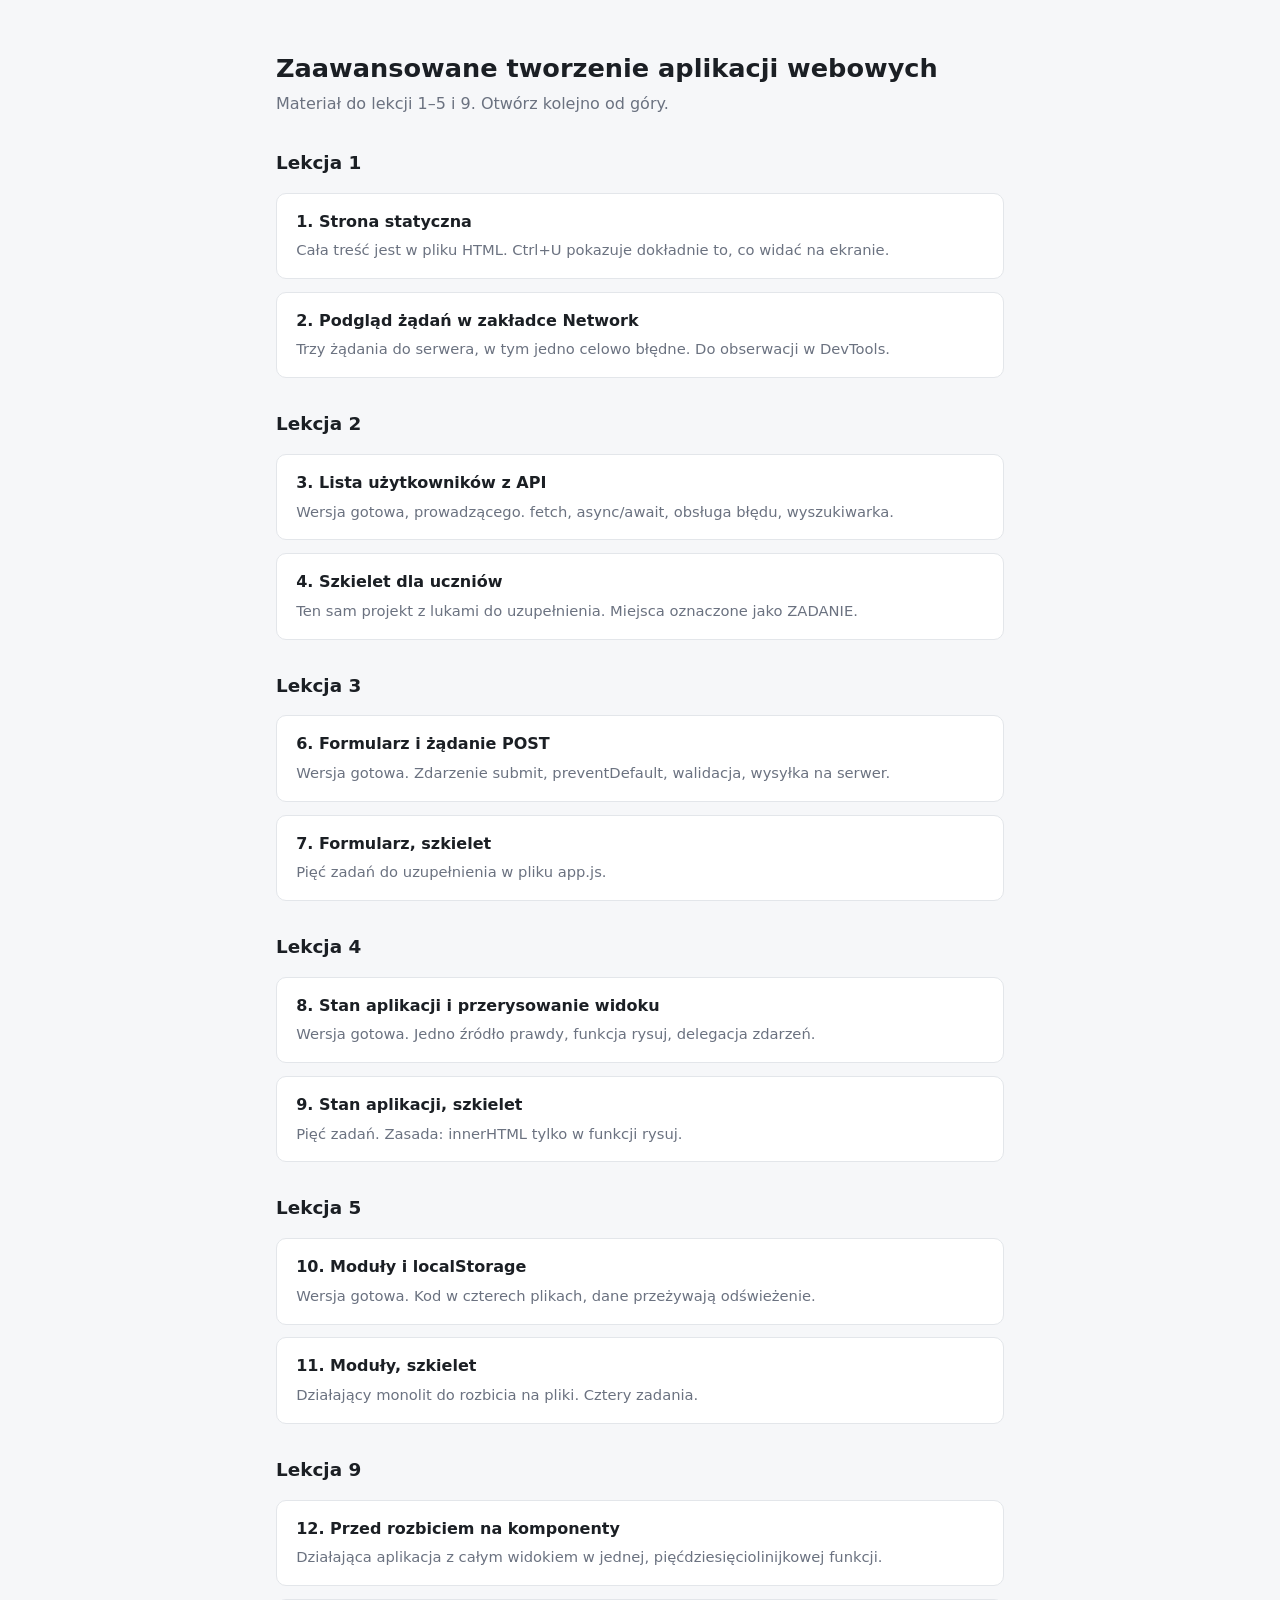
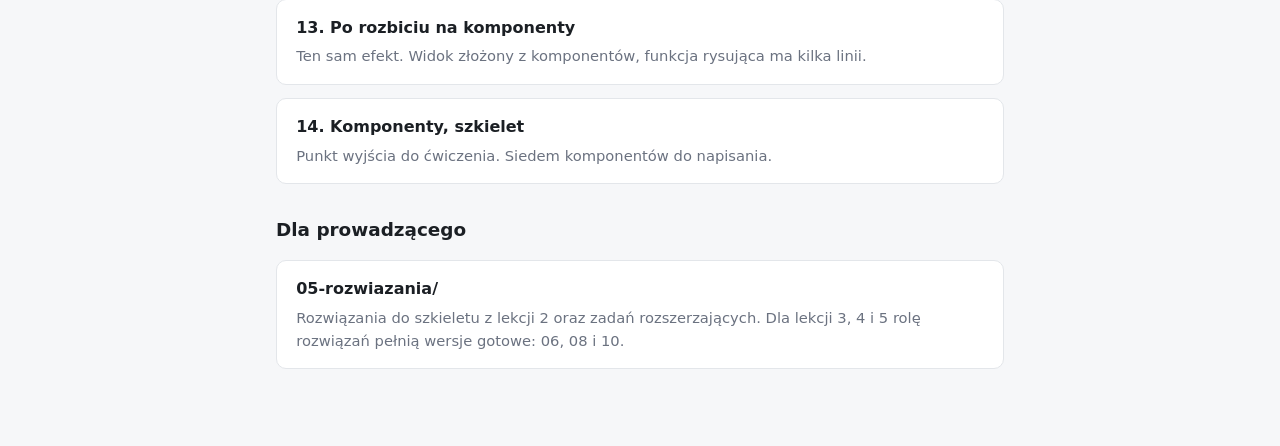
<file: index.html>
<!DOCTYPE html>
<html lang="pl">
<head>
  <meta charset="UTF-8">
  <meta name="viewport" content="width=device-width, initial-scale=1">
  <title>Zaawansowane tworzenie aplikacji webowych - lekcje 1–5 i 9</title>
  <link rel="stylesheet" href="styl.css">
</head>
<body>
  <h1>Zaawansowane tworzenie aplikacji webowych</h1>
  <p class="podtytul">Materiał do lekcji 1–5 i 9. Otwórz kolejno od góry.</p>

  <h2>Lekcja 1</h2>

  <a class="karta" style="display:block; text-decoration:none; color:inherit" href="01-statyczna/index.html">
    <h3>1. Strona statyczna</h3>
    <p>Cała treść jest w pliku HTML. Ctrl+U pokazuje dokładnie to, co widać na ekranie.</p>
  </a>

  <a class="karta" style="display:block; text-decoration:none; color:inherit" href="02-devtools/index.html">
    <h3>2. Podgląd żądań w zakładce Network</h3>
    <p>Trzy żądania do serwera, w tym jedno celowo błędne. Do obserwacji w DevTools.</p>
  </a>

  <h2>Lekcja 2</h2>

  <a class="karta" style="display:block; text-decoration:none; color:inherit" href="03-uzytkownicy/index.html">
    <h3>3. Lista użytkowników z API</h3>
    <p>Wersja gotowa, prowadzącego. fetch, async/await, obsługa błędu, wyszukiwarka.</p>
  </a>

  <a class="karta" style="display:block; text-decoration:none; color:inherit" href="04-szkielet/index.html">
    <h3>4. Szkielet dla uczniów</h3>
    <p>Ten sam projekt z lukami do uzupełnienia. Miejsca oznaczone jako ZADANIE.</p>
  </a>

  <h2>Lekcja 3</h2>

  <a class="karta" style="display:block; text-decoration:none; color:inherit" href="06-formularz/index.html">
    <h3>6. Formularz i żądanie POST</h3>
    <p>Wersja gotowa. Zdarzenie submit, preventDefault, walidacja, wysyłka na serwer.</p>
  </a>

  <a class="karta" style="display:block; text-decoration:none; color:inherit" href="07-formularz-szkielet/index.html">
    <h3>7. Formularz, szkielet</h3>
    <p>Pięć zadań do uzupełnienia w pliku app.js.</p>
  </a>

  <h2>Lekcja 4</h2>

  <a class="karta" style="display:block; text-decoration:none; color:inherit" href="08-stan/index.html">
    <h3>8. Stan aplikacji i przerysowanie widoku</h3>
    <p>Wersja gotowa. Jedno źródło prawdy, funkcja rysuj, delegacja zdarzeń.</p>
  </a>

  <a class="karta" style="display:block; text-decoration:none; color:inherit" href="09-stan-szkielet/index.html">
    <h3>9. Stan aplikacji, szkielet</h3>
    <p>Pięć zadań. Zasada: innerHTML tylko w funkcji rysuj.</p>
  </a>

  <h2>Lekcja 5</h2>

  <a class="karta" style="display:block; text-decoration:none; color:inherit" href="10-moduly/index.html">
    <h3>10. Moduły i localStorage</h3>
    <p>Wersja gotowa. Kod w czterech plikach, dane przeżywają odświeżenie.</p>
  </a>

  <a class="karta" style="display:block; text-decoration:none; color:inherit" href="11-moduly-szkielet/index.html">
    <h3>11. Moduły, szkielet</h3>
    <p>Działający monolit do rozbicia na pliki. Cztery zadania.</p>
  </a>

  <h2>Lekcja 9</h2>

  <a class="karta" style="display:block; text-decoration:none; color:inherit" href="12-przed/index.html">
    <h3>12. Przed rozbiciem na komponenty</h3>
    <p>Działająca aplikacja z całym widokiem w jednej, pięćdziesięciolinijkowej funkcji.</p>
  </a>

  <a class="karta" style="display:block; text-decoration:none; color:inherit" href="13-komponenty/index.html">
    <h3>13. Po rozbiciu na komponenty</h3>
    <p>Ten sam efekt. Widok złożony z komponentów, funkcja rysująca ma kilka linii.</p>
  </a>

  <a class="karta" style="display:block; text-decoration:none; color:inherit" href="14-komponenty-szkielet/index.html">
    <h3>14. Komponenty, szkielet</h3>
    <p>Punkt wyjścia do ćwiczenia. Siedem komponentów do napisania.</p>
  </a>

  <h2>Dla prowadzącego</h2>
  <div class="karta">
    <h3>05-rozwiazania/</h3>
    <p>Rozwiązania do szkieletu z lekcji 2 oraz zadań rozszerzających.
       Dla lekcji 3, 4 i 5 rolę rozwiązań pełnią wersje gotowe: 06, 08 i 10.</p>
  </div>
</body>
</html>
</file>
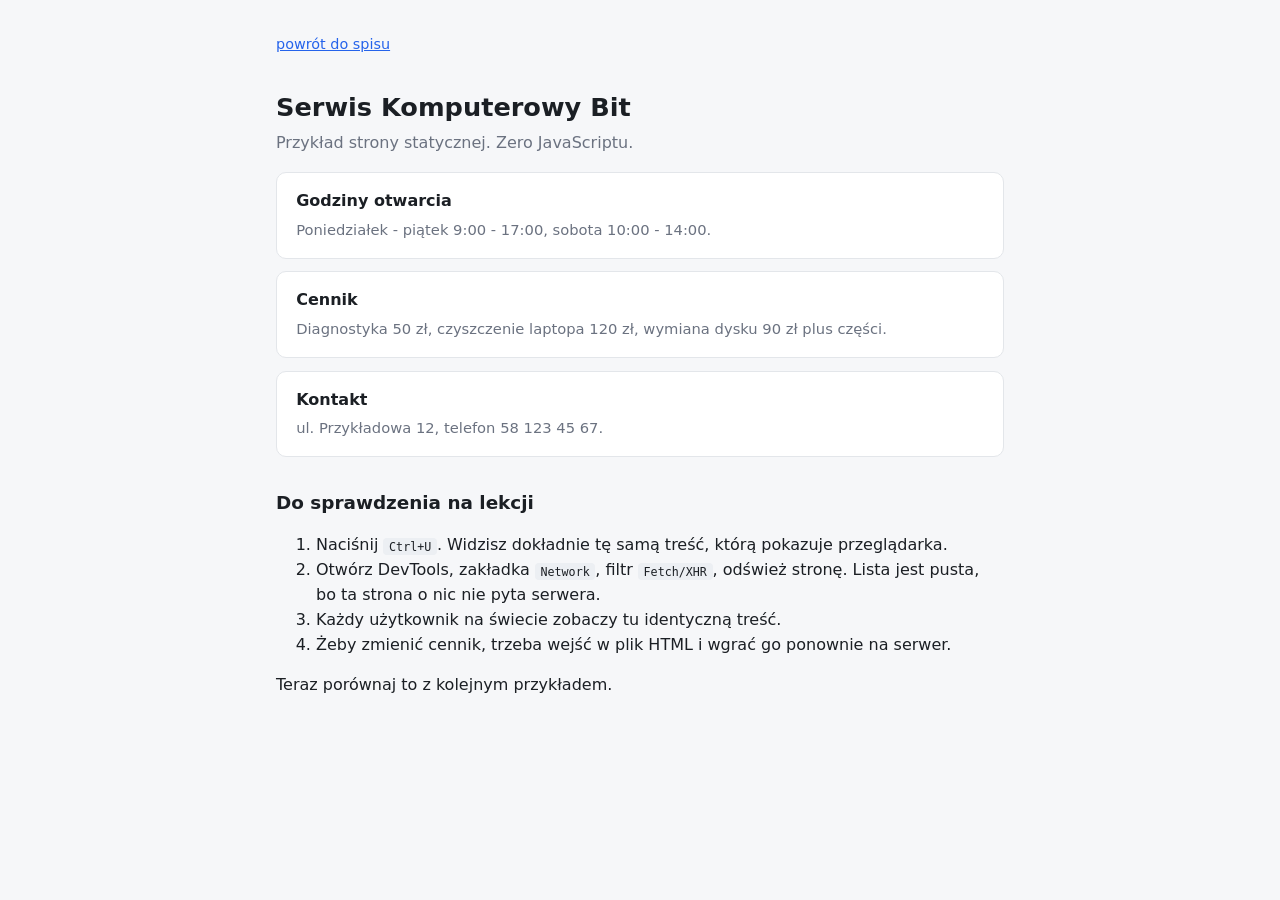
<file: 01-statyczna/index.html>
<!DOCTYPE html>
<html lang="pl">
<head>
  <meta charset="UTF-8">
  <meta name="viewport" content="width=device-width, initial-scale=1">
  <title>Serwis Komputerowy Bit - strona statyczna</title>
  <link rel="stylesheet" href="../styl.css">
</head>
<body>
  <a class="powrot" href="../index.html">powrót do spisu</a>

  <h1>Serwis Komputerowy Bit</h1>
  <p class="podtytul">Przykład strony statycznej. Zero JavaScriptu.</p>

  <div class="karta">
    <h3>Godziny otwarcia</h3>
    <p>Poniedziałek - piątek 9:00 - 17:00, sobota 10:00 - 14:00.</p>
  </div>

  <div class="karta">
    <h3>Cennik</h3>
    <p>Diagnostyka 50 zł, czyszczenie laptopa 120 zł, wymiana dysku 90 zł plus części.</p>
  </div>

  <div class="karta">
    <h3>Kontakt</h3>
    <p>ul. Przykładowa 12, telefon 58 123 45 67.</p>
  </div>

  <h2>Do sprawdzenia na lekcji</h2>
  <ol>
    <li>Naciśnij <code>Ctrl+U</code>. Widzisz dokładnie tę samą treść, którą pokazuje przeglądarka.</li>
    <li>Otwórz DevTools, zakładka <code>Network</code>, filtr <code>Fetch/XHR</code>, odśwież stronę.
        Lista jest pusta, bo ta strona o nic nie pyta serwera.</li>
    <li>Każdy użytkownik na świecie zobaczy tu identyczną treść.</li>
    <li>Żeby zmienić cennik, trzeba wejść w plik HTML i wgrać go ponownie na serwer.</li>
  </ol>

  <p>Teraz porównaj to z kolejnym przykładem.</p>
</body>
</html>
</file>
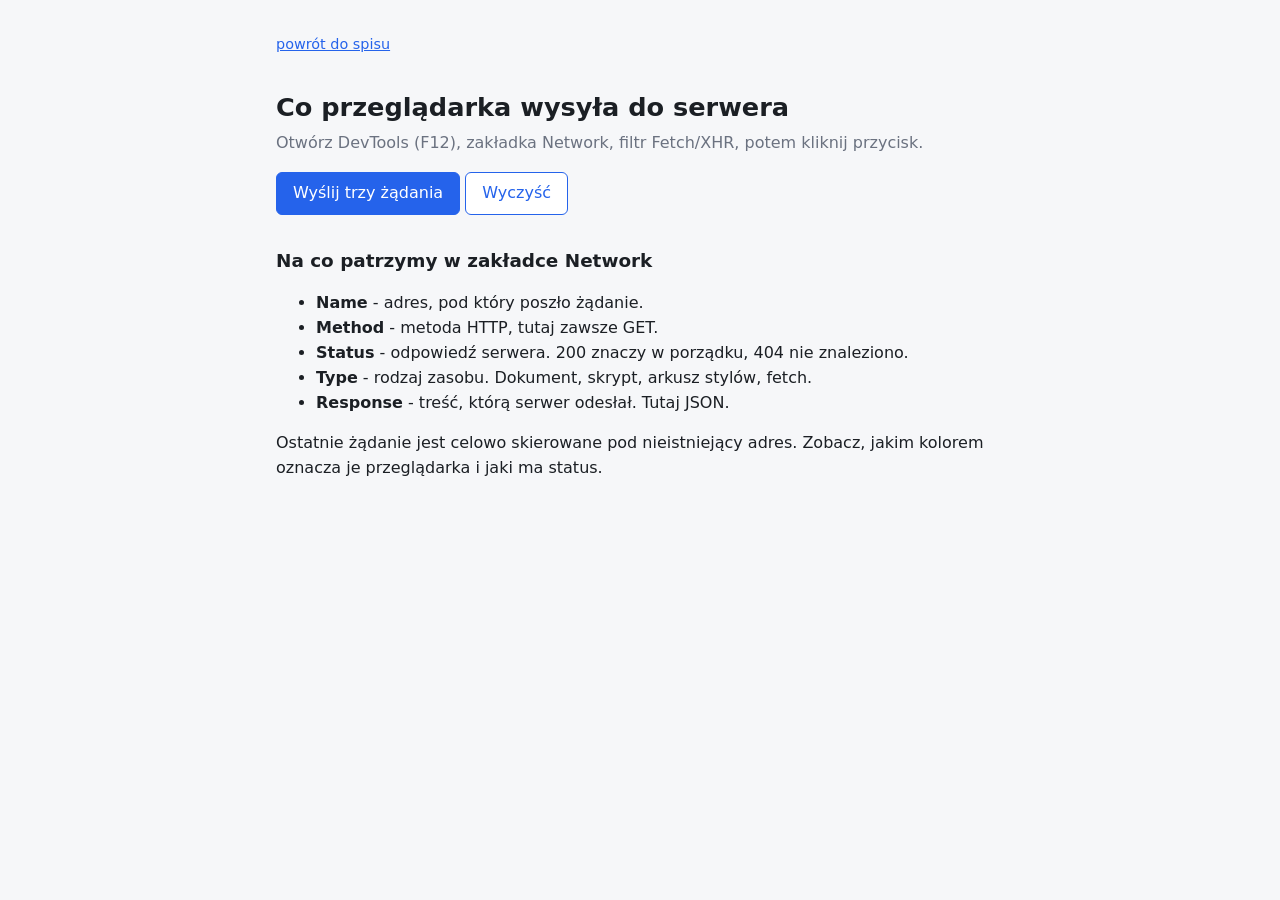
<file: 02-devtools/index.html>
<!DOCTYPE html>
<html lang="pl">
<head>
  <meta charset="UTF-8">
  <meta name="viewport" content="width=device-width, initial-scale=1">
  <title>Co przeglądarka wysyła do serwera</title>
  <link rel="stylesheet" href="../styl.css">
</head>
<body>
  <a class="powrot" href="../index.html">powrót do spisu</a>

  <h1>Co przeglądarka wysyła do serwera</h1>
  <p class="podtytul">Otwórz DevTools (F12), zakładka Network, filtr Fetch/XHR, potem kliknij przycisk.</p>

  <p>
    <button id="przycisk">Wyślij trzy żądania</button>
    <button id="czysc" class="pusty">Wyczyść</button>
  </p>

  <div id="wyniki"></div>

  <h2>Na co patrzymy w zakładce Network</h2>
  <ul>
    <li><strong>Name</strong> - adres, pod który poszło żądanie.</li>
    <li><strong>Method</strong> - metoda HTTP, tutaj zawsze GET.</li>
    <li><strong>Status</strong> - odpowiedź serwera. 200 znaczy w porządku, 404 nie znaleziono.</li>
    <li><strong>Type</strong> - rodzaj zasobu. Dokument, skrypt, arkusz stylów, fetch.</li>
    <li><strong>Response</strong> - treść, którą serwer odesłał. Tutaj JSON.</li>
  </ul>

  <p>Ostatnie żądanie jest celowo skierowane pod nieistniejący adres. Zobacz, jakim kolorem
     oznacza je przeglądarka i jaki ma status.</p>

  <script src="app.js" defer></script>
</body>
</html>
</file>
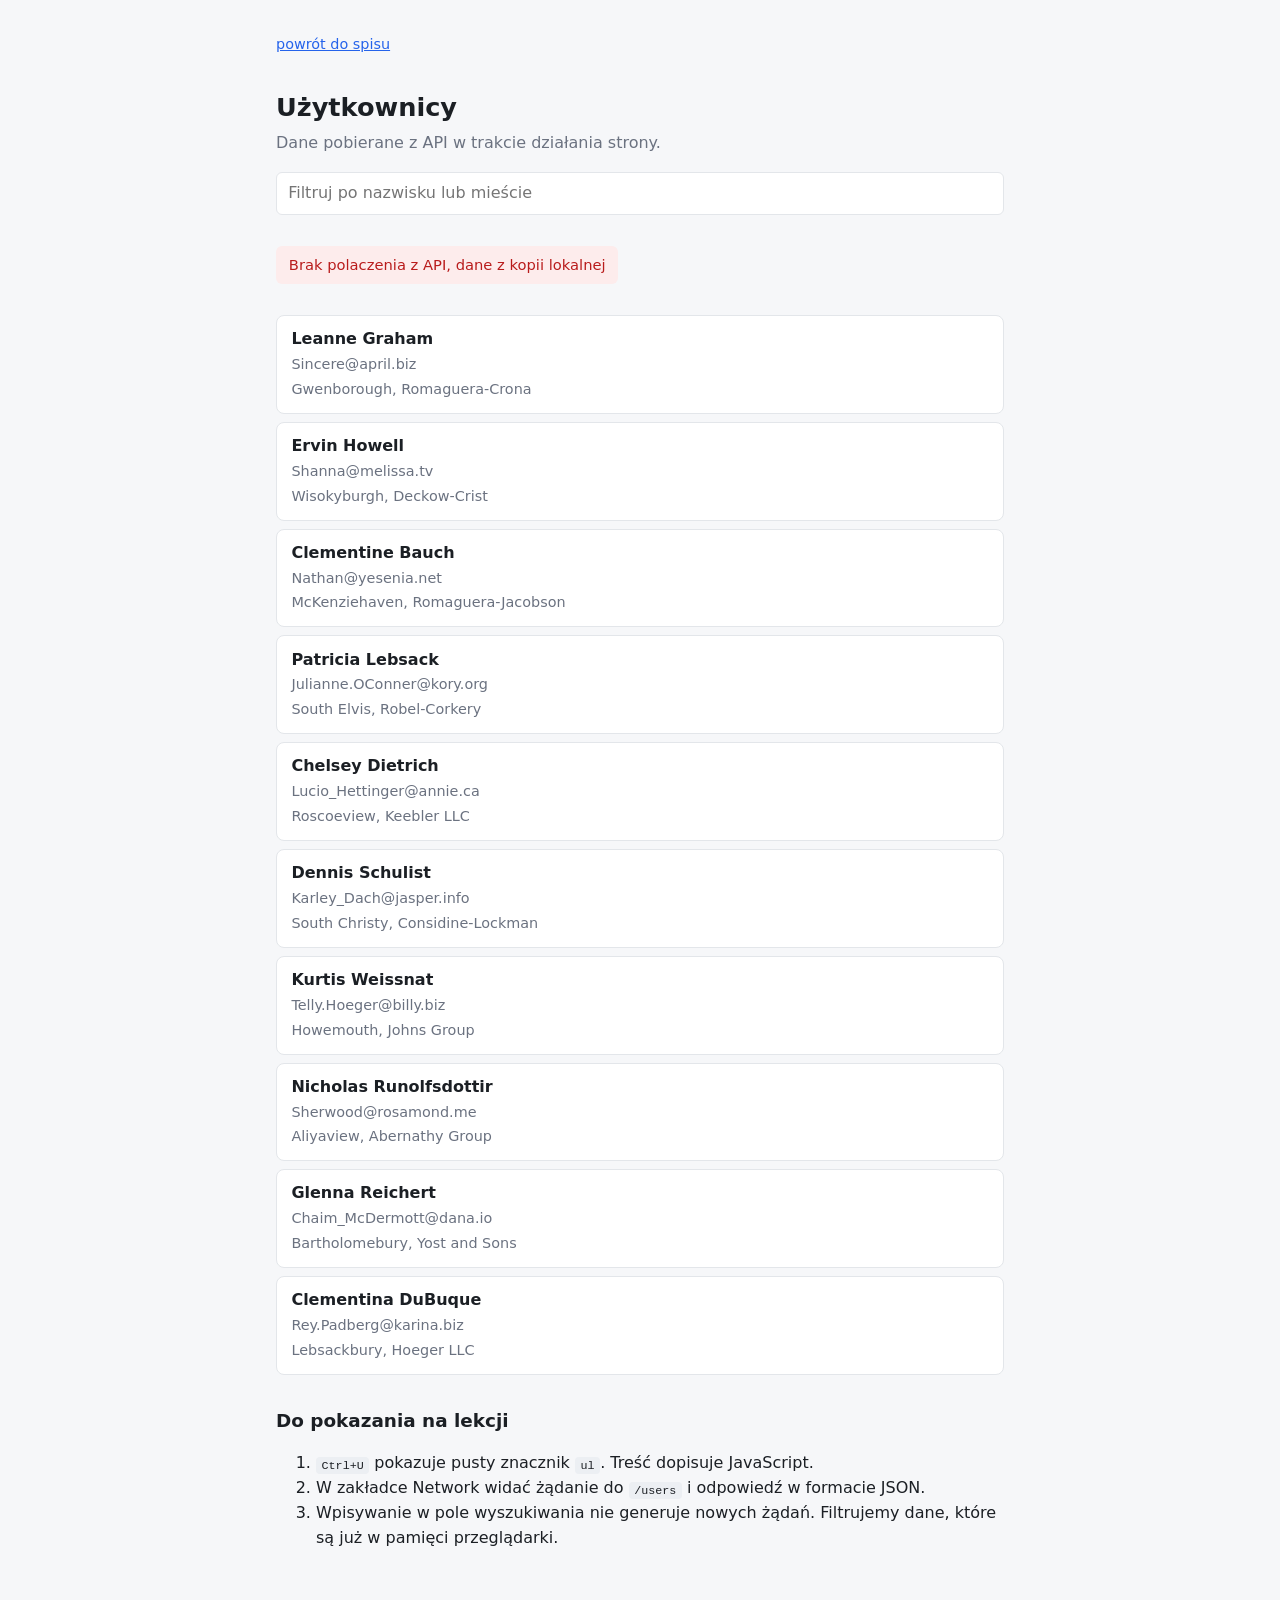
<file: 03-uzytkownicy/index.html>
<!DOCTYPE html>
<html lang="pl">
<head>
  <meta charset="UTF-8">
  <meta name="viewport" content="width=device-width, initial-scale=1">
  <title>Lista użytkowników - wersja gotowa</title>
  <link rel="stylesheet" href="../styl.css">
</head>
<body>
  <a class="powrot" href="../index.html">powrót do spisu</a>

  <h1>Użytkownicy</h1>
  <p class="podtytul">Dane pobierane z API w trakcie działania strony.</p>

  <p><input type="search" id="szukaj" placeholder="Filtruj po nazwisku lub mieście"></p>

  <p id="status" class="status">Ładowanie...</p>

  <ul class="lista" id="lista"></ul>

  <h2>Do pokazania na lekcji</h2>
  <ol>
    <li><code>Ctrl+U</code> pokazuje pusty znacznik <code>ul</code>. Treść dopisuje JavaScript.</li>
    <li>W zakładce Network widać żądanie do <code>/users</code> i odpowiedź w formacie JSON.</li>
    <li>Wpisywanie w pole wyszukiwania nie generuje nowych żądań. Filtrujemy dane,
        które są już w pamięci przeglądarki.</li>
  </ol>

  <script src="app.js" defer></script>
</body>
</html>
</file>
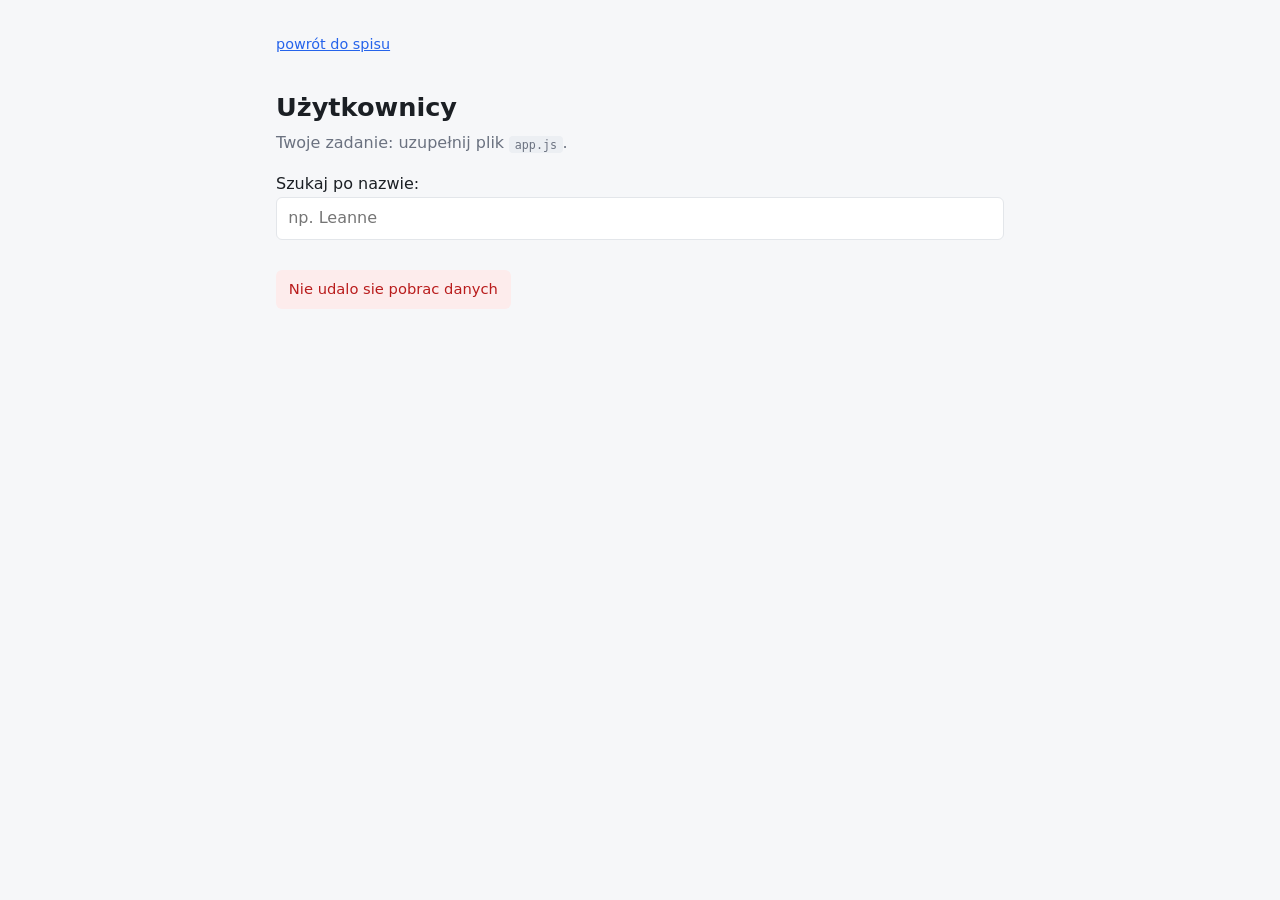
<file: 04-szkielet/index.html>
<!DOCTYPE html>
<html lang="pl">
<head>
  <meta charset="UTF-8">
  <meta name="viewport" content="width=device-width, initial-scale=1">
  <title>Lista użytkowników - szkielet</title>
  <link rel="stylesheet" href="../styl.css">
</head>
<body>
  <a class="powrot" href="../index.html">powrót do spisu</a>

  <h1>Użytkownicy</h1>
  <p class="podtytul">Twoje zadanie: uzupełnij plik <code>app.js</code>.</p>

  <p>
    <label for="szukaj">Szukaj po nazwie:</label>
    <input type="search" id="szukaj" placeholder="np. Leanne">
  </p>

  <p id="status" class="status">Ładowanie...</p>

  <ul class="lista" id="lista"></ul>

  <script src="app.js" defer></script>
</body>
</html>
</file>
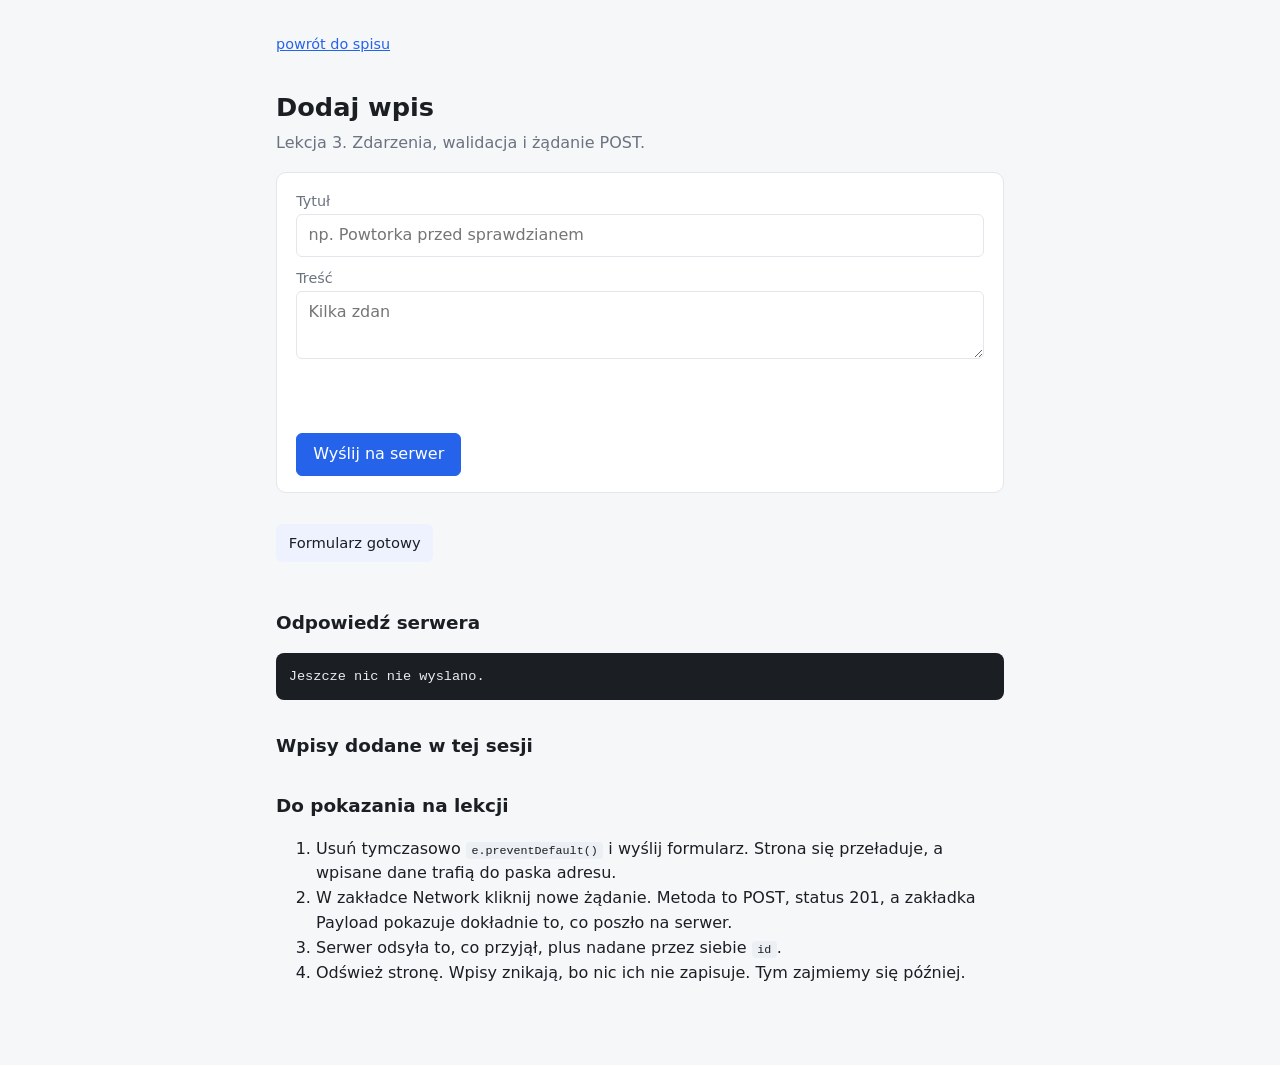
<file: 06-formularz/index.html>
<!DOCTYPE html>
<html lang="pl">
<head>
  <meta charset="UTF-8">
  <meta name="viewport" content="width=device-width, initial-scale=1">
  <title>Formularz i wysyłanie danych - wersja gotowa</title>
  <link rel="stylesheet" href="../styl.css">
</head>
<body>
  <a class="powrot" href="../index.html">powrót do spisu</a>

  <h1>Dodaj wpis</h1>
  <p class="podtytul">Lekcja 3. Zdarzenia, walidacja i żądanie POST.</p>

  <form class="formularz" id="formularz" novalidate>
    <div>
      <label for="tytul">Tytuł</label>
      <input type="text" id="tytul" placeholder="np. Powtorka przed sprawdzianem">
    </div>
    <div>
      <label for="tresc">Treść</label>
      <textarea id="tresc" placeholder="Kilka zdan"></textarea>
    </div>
    <p class="blad-pola" id="blad"></p>
    <div>
      <button type="submit" id="wyslij">Wyślij na serwer</button>
    </div>
  </form>

  <p id="status" class="status">Formularz gotowy</p>

  <h2>Odpowiedź serwera</h2>
  <pre class="odpowiedz" id="odpowiedz">Jeszcze nic nie wyslano.</pre>

  <h2>Wpisy dodane w tej sesji</h2>
  <ul class="lista" id="lista"></ul>

  <h2>Do pokazania na lekcji</h2>
  <ol>
    <li>Usuń tymczasowo <code>e.preventDefault()</code> i wyślij formularz.
        Strona się przeładuje, a wpisane dane trafią do paska adresu.</li>
    <li>W zakładce Network kliknij nowe żądanie. Metoda to POST, status 201,
        a zakładka Payload pokazuje dokładnie to, co poszło na serwer.</li>
    <li>Serwer odsyła to, co przyjął, plus nadane przez siebie <code>id</code>.</li>
    <li>Odśwież stronę. Wpisy znikają, bo nic ich nie zapisuje. Tym zajmiemy się później.</li>
  </ol>

  <script src="app.js" defer></script>
</body>
</html>
</file>
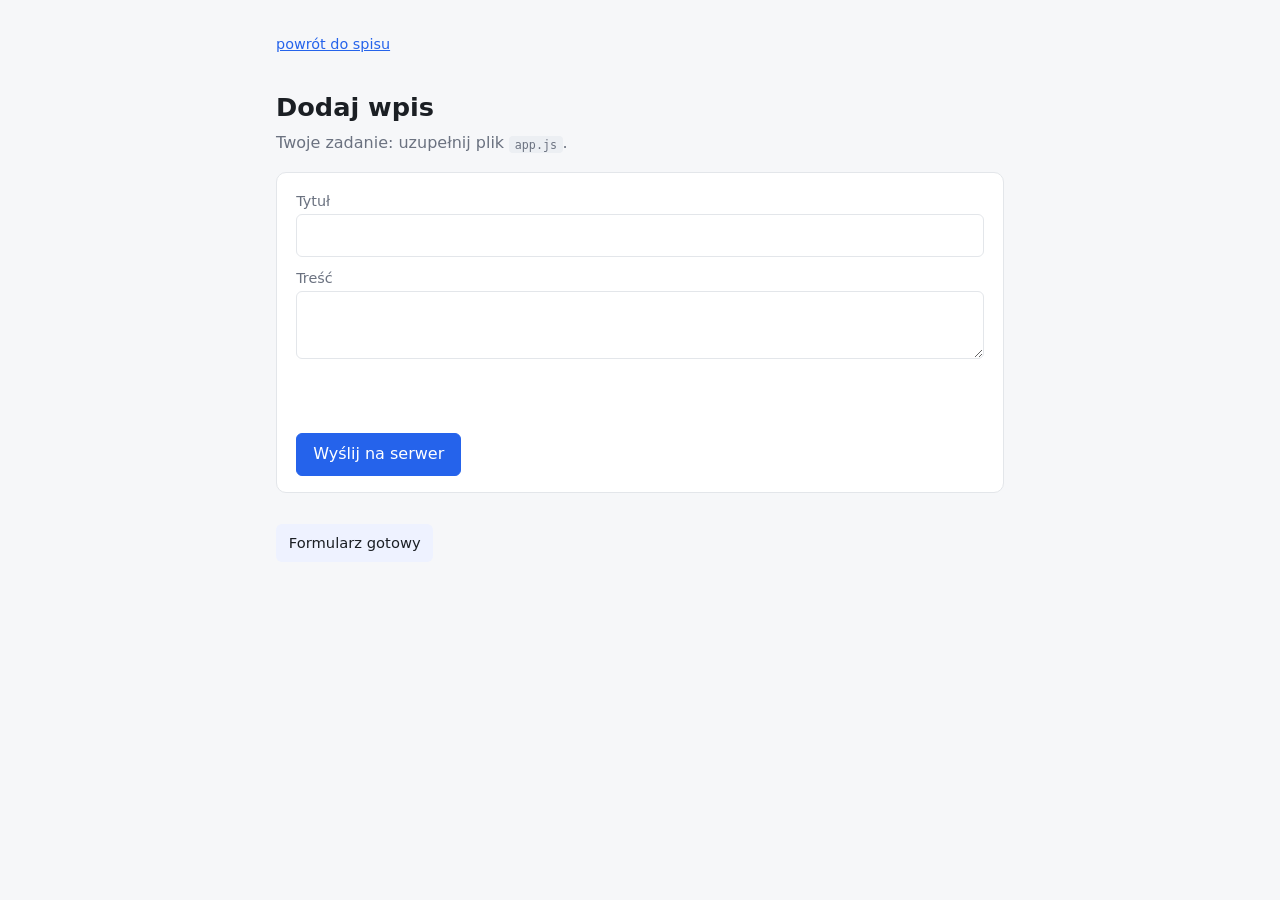
<file: 07-formularz-szkielet/index.html>
<!DOCTYPE html>
<html lang="pl">
<head>
  <meta charset="UTF-8">
  <meta name="viewport" content="width=device-width, initial-scale=1">
  <title>Formularz - szkielet</title>
  <link rel="stylesheet" href="../styl.css">
</head>
<body>
  <a class="powrot" href="../index.html">powrót do spisu</a>

  <h1>Dodaj wpis</h1>
  <p class="podtytul">Twoje zadanie: uzupełnij plik <code>app.js</code>.</p>

  <form class="formularz" id="formularz" novalidate>
    <div>
      <label for="tytul">Tytuł</label>
      <input type="text" id="tytul">
    </div>
    <div>
      <label for="tresc">Treść</label>
      <textarea id="tresc"></textarea>
    </div>
    <p class="blad-pola" id="blad"></p>
    <div>
      <button type="submit">Wyślij na serwer</button>
    </div>
  </form>

  <p id="status" class="status">Formularz gotowy</p>

  <ul class="lista" id="lista"></ul>

  <script src="app.js" defer></script>
</body>
</html>
</file>
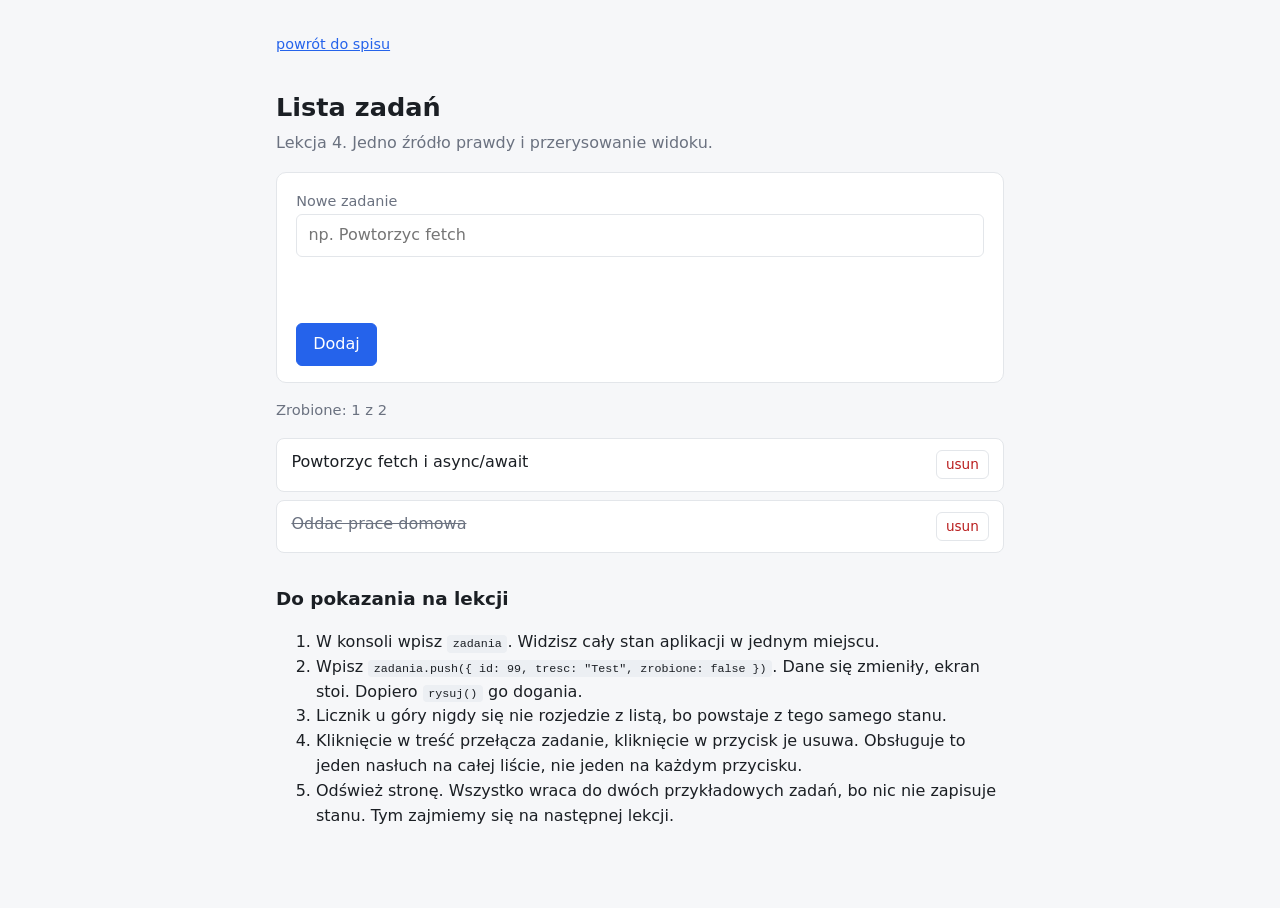
<file: 08-stan/index.html>
<!DOCTYPE html>
<html lang="pl">
<head>
  <meta charset="UTF-8">
  <meta name="viewport" content="width=device-width, initial-scale=1">
  <title>Stan aplikacji - wersja gotowa</title>
  <link rel="stylesheet" href="../styl.css">
</head>
<body>
  <a class="powrot" href="../index.html">powrót do spisu</a>

  <h1>Lista zadań</h1>
  <p class="podtytul">Lekcja 4. Jedno źródło prawdy i przerysowanie widoku.</p>

  <form class="formularz" id="formularz" novalidate>
    <div>
      <label for="tresc">Nowe zadanie</label>
      <input type="text" id="tresc" placeholder="np. Powtorzyc fetch">
    </div>
    <p class="blad-pola" id="blad"></p>
    <div>
      <button type="submit">Dodaj</button>
    </div>
  </form>

  <p class="licznik" id="licznik"></p>

  <ul class="lista" id="lista"></ul>

  <h2>Do pokazania na lekcji</h2>
  <ol>
    <li>W konsoli wpisz <code>zadania</code>. Widzisz cały stan aplikacji w jednym miejscu.</li>
    <li>Wpisz <code>zadania.push({ id: 99, tresc: "Test", zrobione: false })</code>.
        Dane się zmieniły, ekran stoi. Dopiero <code>rysuj()</code> go dogania.</li>
    <li>Licznik u góry nigdy się nie rozjedzie z listą, bo powstaje z tego samego stanu.</li>
    <li>Kliknięcie w treść przełącza zadanie, kliknięcie w przycisk je usuwa.
        Obsługuje to jeden nasłuch na całej liście, nie jeden na każdym przycisku.</li>
    <li>Odśwież stronę. Wszystko wraca do dwóch przykładowych zadań, bo nic nie zapisuje
        stanu. Tym zajmiemy się na następnej lekcji.</li>
  </ol>

  <script src="app.js" defer></script>
</body>
</html>
</file>
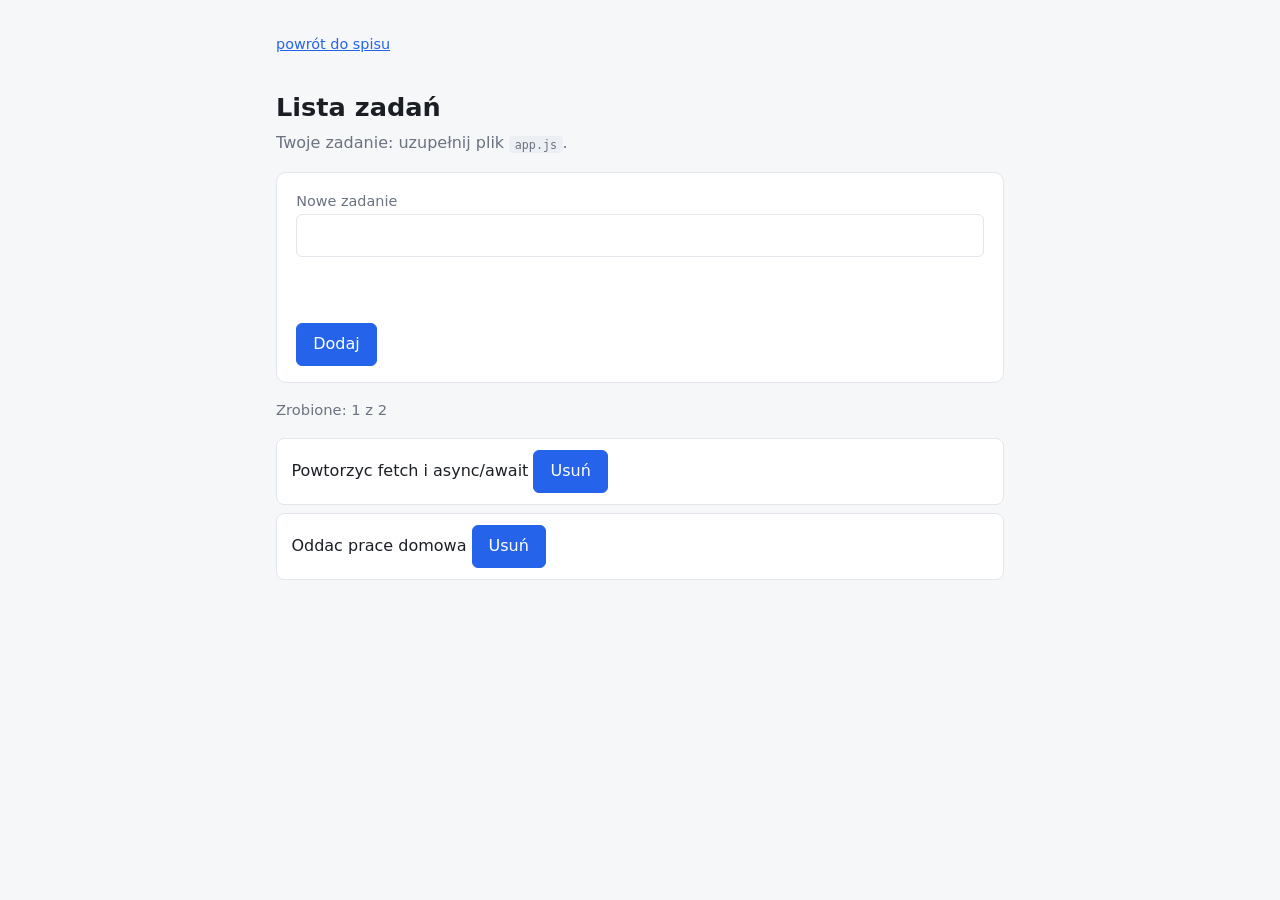
<file: 09-stan-szkielet/index.html>
<!DOCTYPE html>
<html lang="pl">
<head>
  <meta charset="UTF-8">
  <meta name="viewport" content="width=device-width, initial-scale=1">
  <title>Stan aplikacji - szkielet</title>
  <link rel="stylesheet" href="../styl.css">
</head>
<body>
  <a class="powrot" href="../index.html">powrót do spisu</a>

  <h1>Lista zadań</h1>
  <p class="podtytul">Twoje zadanie: uzupełnij plik <code>app.js</code>.</p>

  <form class="formularz" id="formularz" novalidate>
    <div>
      <label for="tresc">Nowe zadanie</label>
      <input type="text" id="tresc">
    </div>
    <p class="blad-pola" id="blad"></p>
    <div>
      <button type="submit">Dodaj</button>
    </div>
  </form>

  <p class="licznik" id="licznik"></p>

  <ul class="lista" id="lista"></ul>

  <script src="app.js" defer></script>
</body>
</html>
</file>
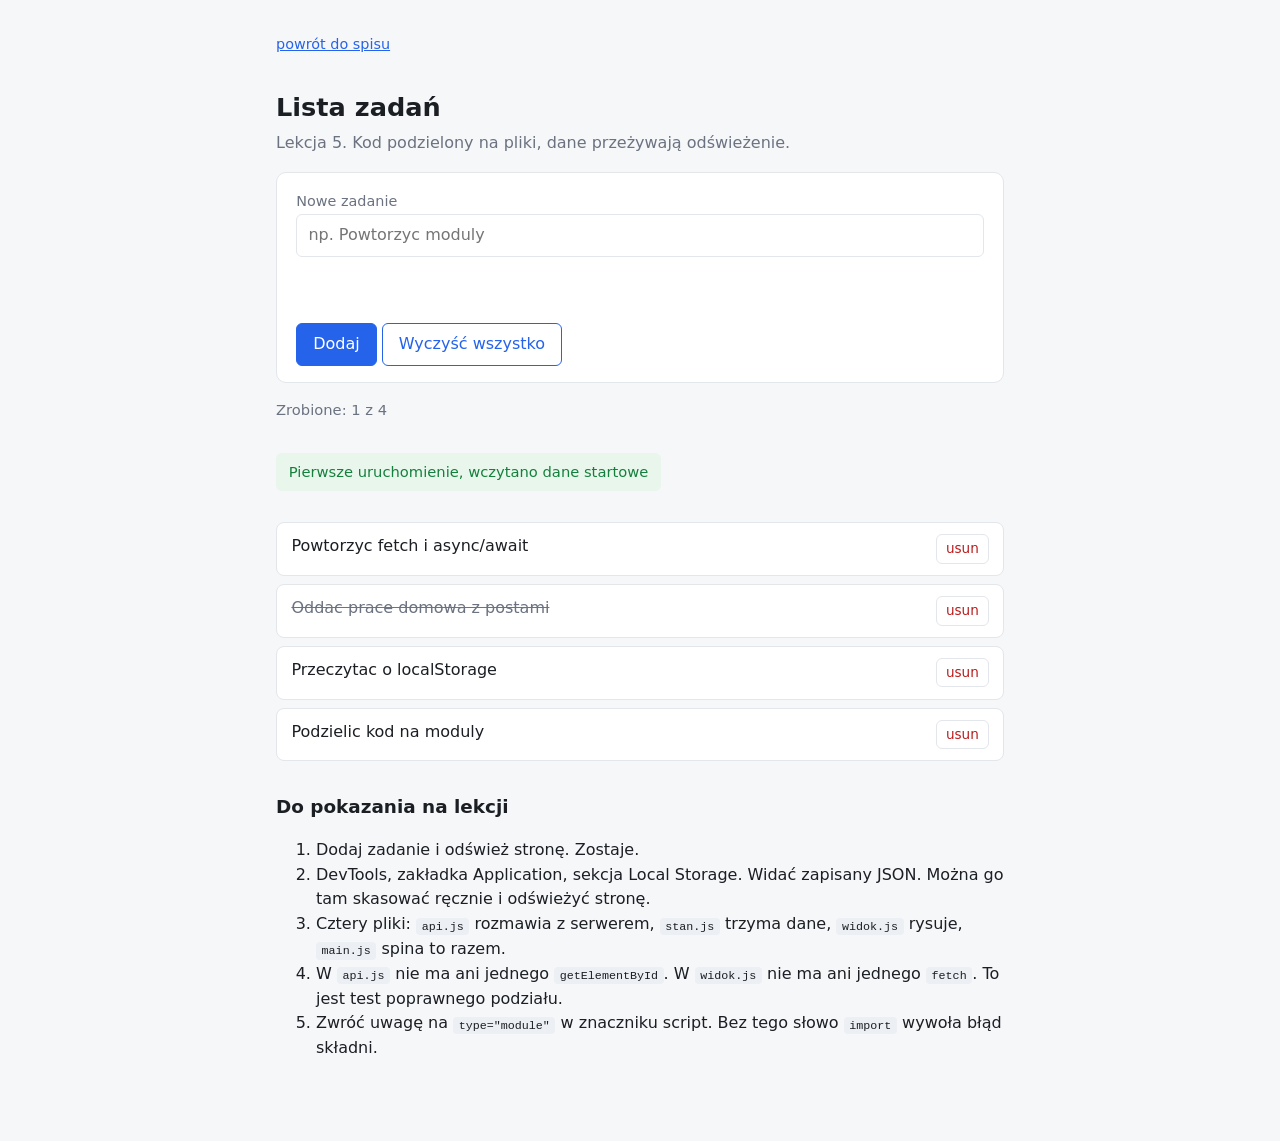
<file: 10-moduly/index.html>
<!DOCTYPE html>
<html lang="pl">
<head>
  <meta charset="UTF-8">
  <meta name="viewport" content="width=device-width, initial-scale=1">
  <title>Moduły i localStorage - wersja gotowa</title>
  <link rel="stylesheet" href="../styl.css">
</head>
<body>
  <a class="powrot" href="../index.html">powrót do spisu</a>

  <h1>Lista zadań</h1>
  <p class="podtytul">Lekcja 5. Kod podzielony na pliki, dane przeżywają odświeżenie.</p>

  <form class="formularz" id="formularz" novalidate>
    <div>
      <label for="tresc">Nowe zadanie</label>
      <input type="text" id="tresc" placeholder="np. Powtorzyc moduly">
    </div>
    <p class="blad-pola" id="blad"></p>
    <div>
      <button type="submit">Dodaj</button>
      <button type="button" class="pusty" id="wyczysc">Wyczyść wszystko</button>
    </div>
  </form>

  <p class="licznik" id="licznik"></p>
  <p id="status" class="status">Ładowanie...</p>

  <ul class="lista" id="lista"></ul>

  <h2>Do pokazania na lekcji</h2>
  <ol>
    <li>Dodaj zadanie i odśwież stronę. Zostaje.</li>
    <li>DevTools, zakładka Application, sekcja Local Storage. Widać zapisany JSON.
        Można go tam skasować ręcznie i odświeżyć stronę.</li>
    <li>Cztery pliki: <code>api.js</code> rozmawia z serwerem, <code>stan.js</code>
        trzyma dane, <code>widok.js</code> rysuje, <code>main.js</code> spina to razem.</li>
    <li>W <code>api.js</code> nie ma ani jednego <code>getElementById</code>.
        W <code>widok.js</code> nie ma ani jednego <code>fetch</code>. To jest test
        poprawnego podziału.</li>
    <li>Zwróć uwagę na <code>type="module"</code> w znaczniku script. Bez tego
        słowo <code>import</code> wywoła błąd składni.</li>
  </ol>

  <script type="module" src="main.js"></script>
</body>
</html>
</file>
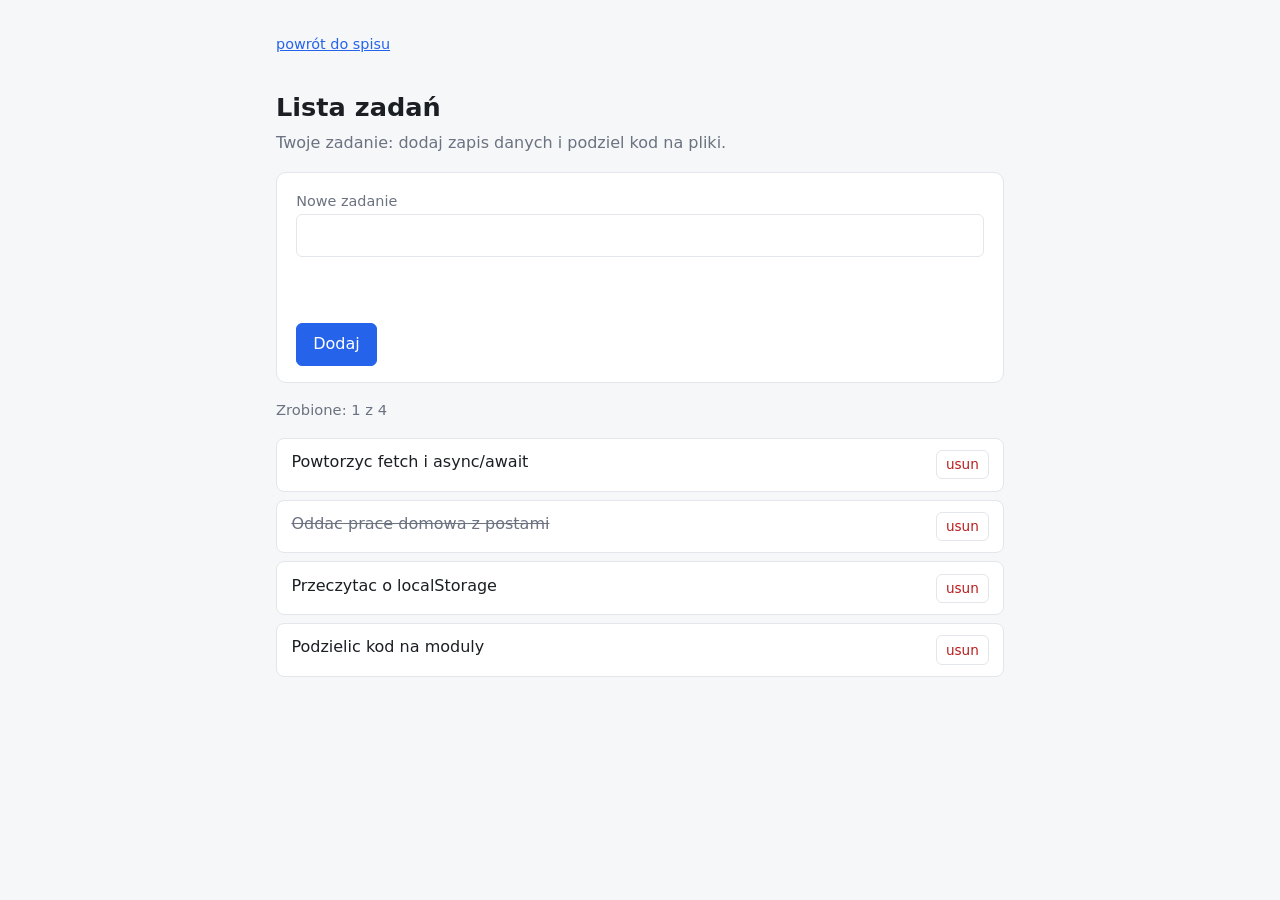
<file: 11-moduly-szkielet/index.html>
<!DOCTYPE html>
<html lang="pl">
<head>
  <meta charset="UTF-8">
  <meta name="viewport" content="width=device-width, initial-scale=1">
  <title>Moduły i localStorage - szkielet</title>
  <link rel="stylesheet" href="../styl.css">
</head>
<body>
  <a class="powrot" href="../index.html">powrót do spisu</a>

  <h1>Lista zadań</h1>
  <p class="podtytul">Twoje zadanie: dodaj zapis danych i podziel kod na pliki.</p>

  <form class="formularz" id="formularz" novalidate>
    <div>
      <label for="tresc">Nowe zadanie</label>
      <input type="text" id="tresc">
    </div>
    <p class="blad-pola" id="blad"></p>
    <div>
      <button type="submit">Dodaj</button>
    </div>
  </form>

  <p class="licznik" id="licznik"></p>

  <ul class="lista" id="lista"></ul>

  <!--
    ZADANIE: kiedy podzielisz kod na moduly, ten znacznik musi wygladac tak:
    <script type="module" src="main.js"></script>
    Bez type="module" slowo import wywola blad skladni.
  -->
  <script type="module" src="main.js"></script>
</body>
</html>
</file>
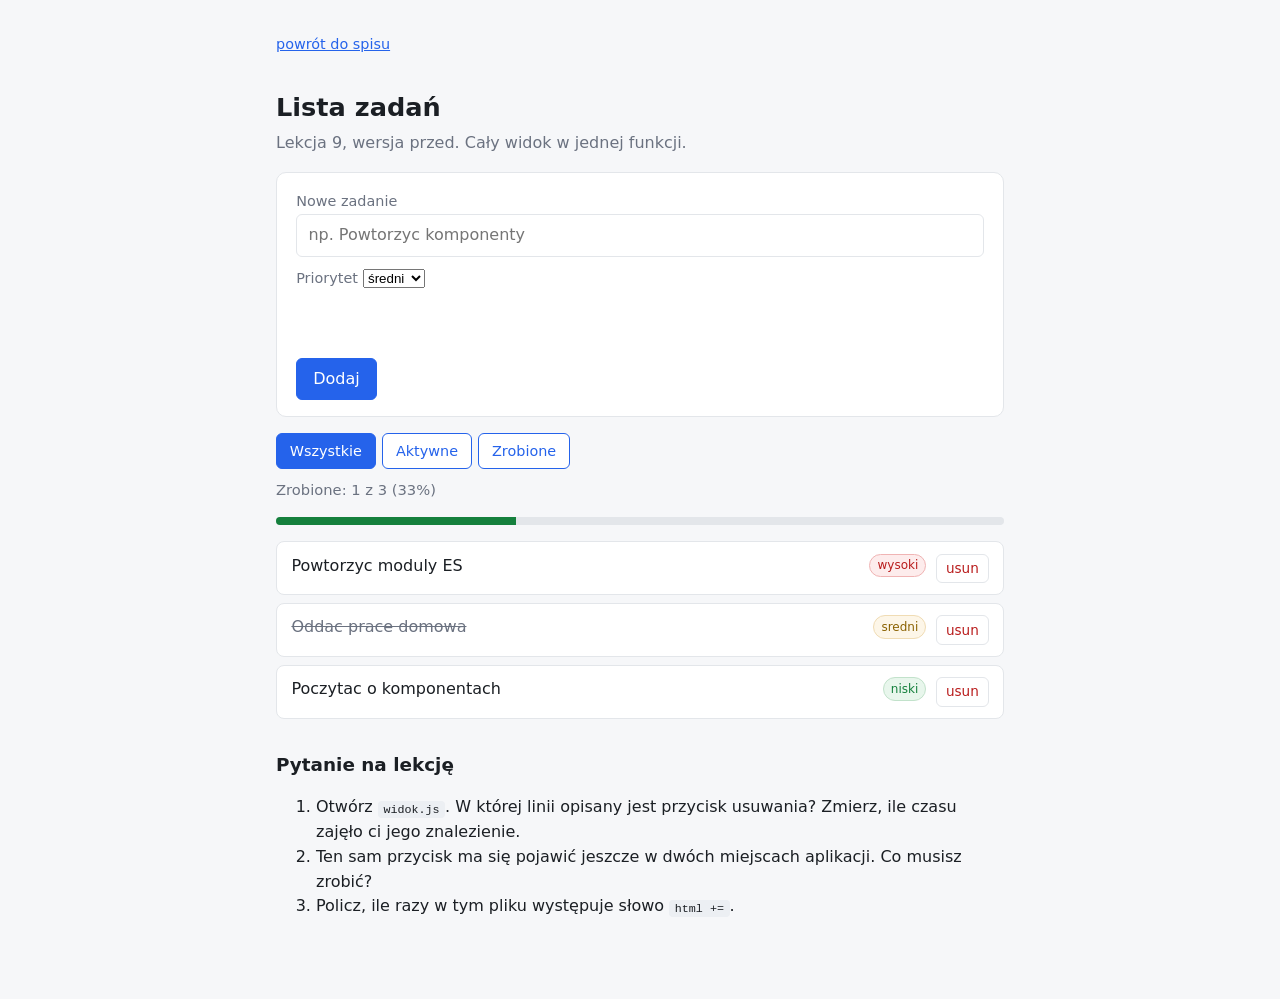
<file: 12-przed/index.html>
<!DOCTYPE html>
<html lang="pl">
<head>
  <meta charset="UTF-8">
  <meta name="viewport" content="width=device-width, initial-scale=1">
  <title>Przed rozbiciem na komponenty</title>
  <link rel="stylesheet" href="../styl.css">
</head>
<body>
  <a class="powrot" href="../index.html">powrót do spisu</a>

  <h1>Lista zadań</h1>
  <p class="podtytul">Lekcja 9, wersja przed. Cały widok w jednej funkcji.</p>

  <form class="formularz" id="formularz" novalidate>
    <div>
      <label for="tresc">Nowe zadanie</label>
      <input type="text" id="tresc" placeholder="np. Powtorzyc komponenty">
    </div>
    <div>
      <label for="priorytet">Priorytet</label>
      <select id="priorytet">
        <option value="wysoki">wysoki</option>
        <option value="sredni" selected>średni</option>
        <option value="niski">niski</option>
      </select>
    </div>
    <p class="blad-pola" id="blad"></p>
    <div>
      <button type="submit">Dodaj</button>
    </div>
  </form>

  <div id="aplikacja"></div>

  <h2>Pytanie na lekcję</h2>
  <ol>
    <li>Otwórz <code>widok.js</code>. W której linii opisany jest przycisk usuwania?
        Zmierz, ile czasu zajęło ci jego znalezienie.</li>
    <li>Ten sam przycisk ma się pojawić jeszcze w dwóch miejscach aplikacji.
        Co musisz zrobić?</li>
    <li>Policz, ile razy w tym pliku występuje słowo <code>html +=</code>.</li>
  </ol>

  <script type="module" src="main.js"></script>
</body>
</html>
</file>
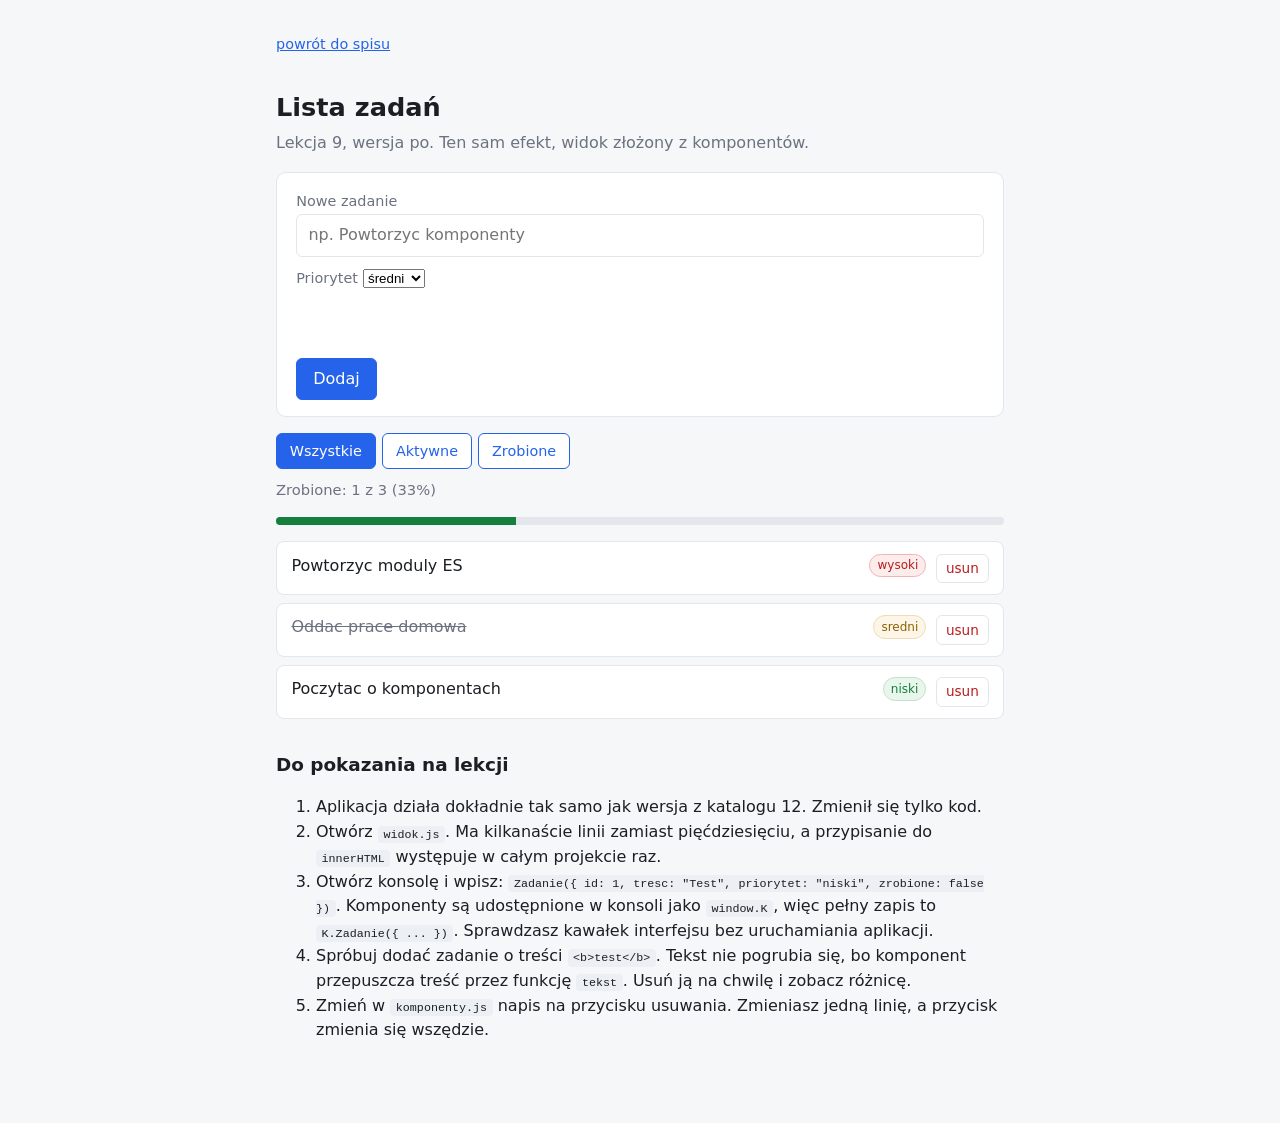
<file: 13-komponenty/index.html>
<!DOCTYPE html>
<html lang="pl">
<head>
  <meta charset="UTF-8">
  <meta name="viewport" content="width=device-width, initial-scale=1">
  <title>Po rozbiciu na komponenty</title>
  <link rel="stylesheet" href="../styl.css">
</head>
<body>
  <a class="powrot" href="../index.html">powrót do spisu</a>

  <h1>Lista zadań</h1>
  <p class="podtytul">Lekcja 9, wersja po. Ten sam efekt, widok złożony z komponentów.</p>

  <form class="formularz" id="formularz" novalidate>
    <div>
      <label for="tresc">Nowe zadanie</label>
      <input type="text" id="tresc" placeholder="np. Powtorzyc komponenty">
    </div>
    <div>
      <label for="priorytet">Priorytet</label>
      <select id="priorytet">
        <option value="wysoki">wysoki</option>
        <option value="sredni" selected>średni</option>
        <option value="niski">niski</option>
      </select>
    </div>
    <p class="blad-pola" id="blad"></p>
    <div>
      <button type="submit">Dodaj</button>
    </div>
  </form>

  <div id="aplikacja"></div>

  <h2>Do pokazania na lekcji</h2>
  <ol>
    <li>Aplikacja działa dokładnie tak samo jak wersja z katalogu 12. Zmienił się tylko kod.</li>
    <li>Otwórz <code>widok.js</code>. Ma kilkanaście linii zamiast pięćdziesięciu,
        a przypisanie do <code>innerHTML</code> występuje w całym projekcie raz.</li>
    <li>Otwórz konsolę i wpisz:
        <code>Zadanie({ id: 1, tresc: "Test", priorytet: "niski", zrobione: false })</code>.
        Komponenty są udostępnione w konsoli jako <code>window.K</code>, więc pełny zapis to
        <code>K.Zadanie({ ... })</code>. Sprawdzasz kawałek interfejsu bez uruchamiania
        aplikacji.</li>
    <li>Spróbuj dodać zadanie o treści <code>&lt;b&gt;test&lt;/b&gt;</code>. Tekst nie
        pogrubia się, bo komponent przepuszcza treść przez funkcję <code>tekst</code>.
        Usuń ją na chwilę i zobacz różnicę.</li>
    <li>Zmień w <code>komponenty.js</code> napis na przycisku usuwania. Zmieniasz jedną
        linię, a przycisk zmienia się wszędzie.</li>
  </ol>

  <script type="module" src="main.js"></script>
</body>
</html>
</file>
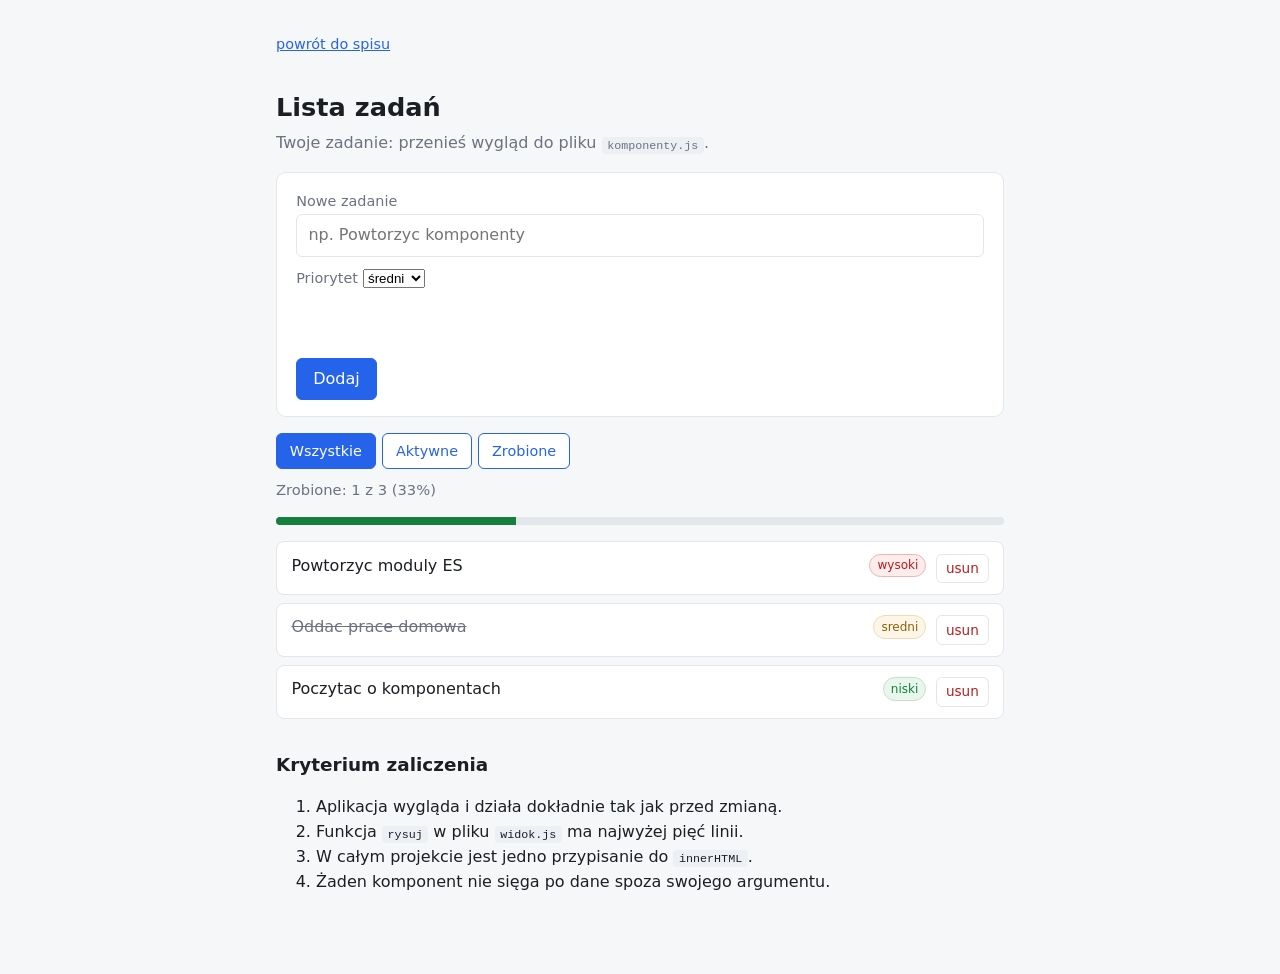
<file: 14-komponenty-szkielet/index.html>
<!DOCTYPE html>
<html lang="pl">
<head>
  <meta charset="UTF-8">
  <meta name="viewport" content="width=device-width, initial-scale=1">
  <title>Komponenty - szkielet</title>
  <link rel="stylesheet" href="../styl.css">
</head>
<body>
  <a class="powrot" href="../index.html">powrót do spisu</a>

  <h1>Lista zadań</h1>
  <p class="podtytul">Twoje zadanie: przenieś wygląd do pliku <code>komponenty.js</code>.</p>

  <form class="formularz" id="formularz" novalidate>
    <div>
      <label for="tresc">Nowe zadanie</label>
      <input type="text" id="tresc" placeholder="np. Powtorzyc komponenty">
    </div>
    <div>
      <label for="priorytet">Priorytet</label>
      <select id="priorytet">
        <option value="wysoki">wysoki</option>
        <option value="sredni" selected>średni</option>
        <option value="niski">niski</option>
      </select>
    </div>
    <p class="blad-pola" id="blad"></p>
    <div>
      <button type="submit">Dodaj</button>
    </div>
  </form>

  <div id="aplikacja"></div>

  <h2>Kryterium zaliczenia</h2>
  <ol>
    <li>Aplikacja wygląda i działa dokładnie tak jak przed zmianą.</li>
    <li>Funkcja <code>rysuj</code> w pliku <code>widok.js</code> ma najwyżej pięć linii.</li>
    <li>W całym projekcie jest jedno przypisanie do <code>innerHTML</code>.</li>
    <li>Żaden komponent nie sięga po dane spoza swojego argumentu.</li>
  </ol>

  <script type="module" src="main.js"></script>
</body>
</html>
</file>
<file: styl.css>
:root {
  --tlo: #f6f7f9;
  --karta: #ffffff;
  --tekst: #1b1f24;
  --szary: #6b7280;
  --akcent: #2563eb;
  --ramka: #e3e6ea;
  --ok: #15803d;
  --blad: #b91c1c;
}

* { box-sizing: border-box; }

body {
  font-family: system-ui, "Segoe UI", sans-serif;
  background: var(--tlo);
  color: var(--tekst);
  max-width: 760px;
  margin: 0 auto;
  padding: 2rem 1rem 4rem;
  line-height: 1.55;
}

h1 { font-size: 1.6rem; margin-bottom: .2rem; }
h2 { font-size: 1.15rem; margin-top: 2rem; }

.podtytul { color: var(--szary); margin-top: 0; }

a { color: var(--akcent); }

.karta {
  background: var(--karta);
  border: 1px solid var(--ramka);
  border-radius: 10px;
  padding: 1rem 1.2rem;
  margin: .8rem 0;
}

.karta h3 { margin: 0 0 .3rem; font-size: 1rem; }
.karta p { margin: 0; color: var(--szary); font-size: .92rem; }

ul.lista { list-style: none; padding: 0; }

ul.lista li {
  background: var(--karta);
  border: 1px solid var(--ramka);
  border-radius: 8px;
  padding: .7rem .9rem;
  margin-bottom: .5rem;
}

.mail { color: var(--szary); font-size: .9rem; }

.status {
  font-size: .92rem;
  padding: .5rem .8rem;
  border-radius: 6px;
  background: #eef2ff;
  display: inline-block;
}

.status.ok { background: #e8f6ec; color: var(--ok); }
.status.blad { background: #fdecec; color: var(--blad); }

button {
  font: inherit;
  padding: .5rem 1rem;
  border: 1px solid var(--akcent);
  background: var(--akcent);
  color: #fff;
  border-radius: 6px;
  cursor: pointer;
}

button.pusty { background: #fff; color: var(--akcent); }

input[type="search"], input[type="text"] {
  font: inherit;
  padding: .5rem .7rem;
  border: 1px solid var(--ramka);
  border-radius: 6px;
  width: 100%;
}

code {
  background: #eceff3;
  padding: .1rem .35rem;
  border-radius: 4px;
  font-size: .9em;
}

.powrot { display: inline-block; margin-bottom: 1rem; font-size: .9rem; }

/* --- style dodane dla lekcji 3, 4 i 5 --- */

.formularz {
  background: var(--karta);
  border: 1px solid var(--ramka);
  border-radius: 10px;
  padding: 1rem 1.2rem;
  margin: 1rem 0;
  display: grid;
  gap: .6rem;
}

.formularz label {
  font-size: .9rem;
  color: var(--szary);
}

.formularz textarea {
  font: inherit;
  padding: .5rem .7rem;
  border: 1px solid var(--ramka);
  border-radius: 6px;
  width: 100%;
  min-height: 4rem;
  resize: vertical;
}

.blad-pola {
  color: var(--blad);
  font-size: .88rem;
  min-height: 1.2rem;
}

input.niepoprawne, textarea.niepoprawne {
  border-color: var(--blad);
}

.pozycja {
  display: flex;
  align-items: flex-start;
  gap: .6rem;
}

.pozycja .tresc { flex: 1; cursor: pointer; }

li.zrobione .tresc {
  text-decoration: line-through;
  color: var(--szary);
}

button.maly {
  padding: .2rem .55rem;
  font-size: .85rem;
  background: #fff;
  color: var(--blad);
  border-color: var(--ramka);
}

.licznik {
  color: var(--szary);
  font-size: .92rem;
  margin: .4rem 0 1rem;
}

pre.odpowiedz {
  background: #1b1f24;
  color: #e7edf3;
  padding: .8rem;
  border-radius: 8px;
  overflow-x: auto;
  font-size: .85rem;
}

/* --- style dodane dla lekcji 9 (komponenty) --- */

.filtry {
  display: flex;
  gap: .4rem;
  margin: .6rem 0;
  flex-wrap: wrap;
}

.filtry button {
  background: #fff;
  color: var(--akcent);
  padding: .35rem .8rem;
  font-size: .9rem;
}

.filtry button.aktywny {
  background: var(--akcent);
  color: #fff;
}

.etykieta {
  font-size: .75rem;
  padding: .1rem .45rem;
  border-radius: 999px;
  border: 1px solid var(--ramka);
  color: var(--szary);
  white-space: nowrap;
}

.etykieta.wysoki { border-color: #f0b4b4; background: #fdecec; color: var(--blad); }
.etykieta.sredni { border-color: #f0dcb4; background: #fdf6e8; color: #8a6100; }
.etykieta.niski  { border-color: #c2e2cb; background: #e8f6ec; color: var(--ok); }

.pusto { color: var(--szary); }

.tor {
  background: var(--ramka);
  border-radius: 999px;
  height: .5rem;
  overflow: hidden;
  margin: .3rem 0 1rem;
}

.tor .wypelnienie {
  background: var(--ok);
  height: 100%;
  transition: width .2s;
}
</file>
